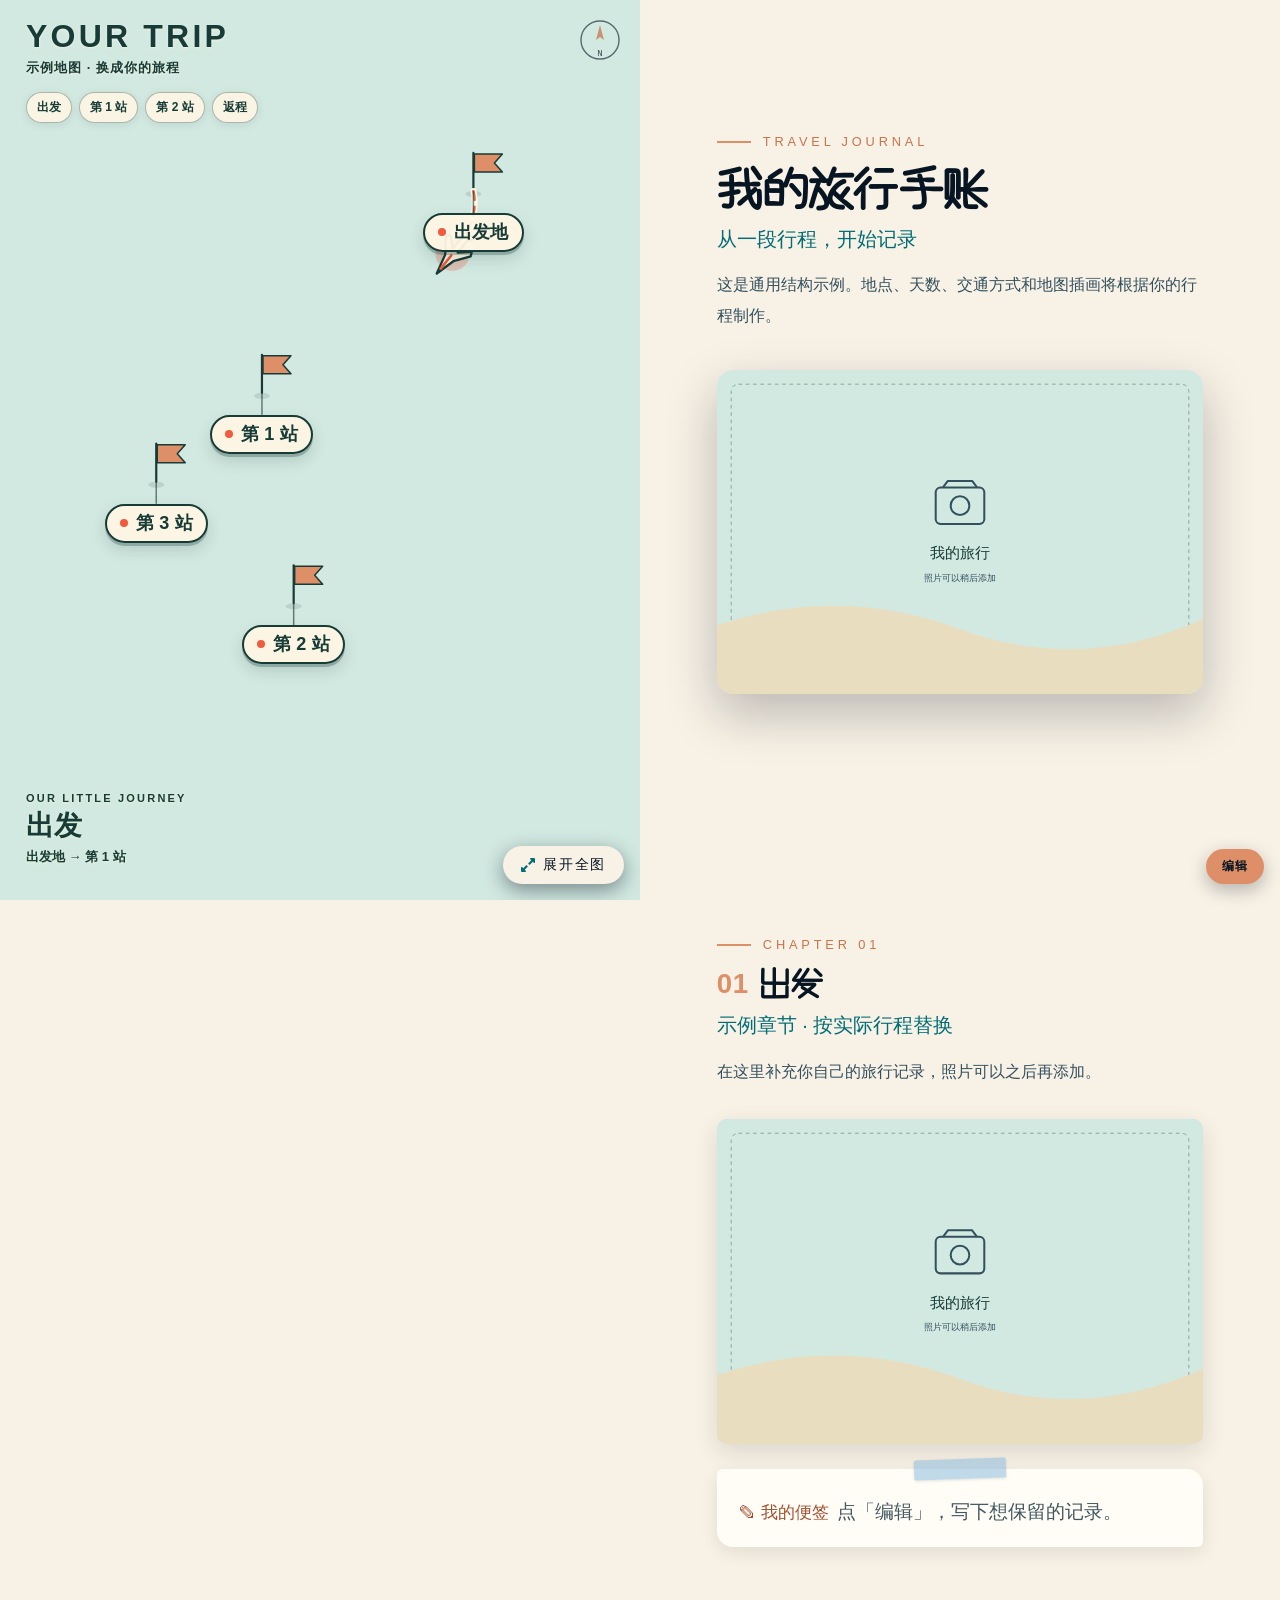
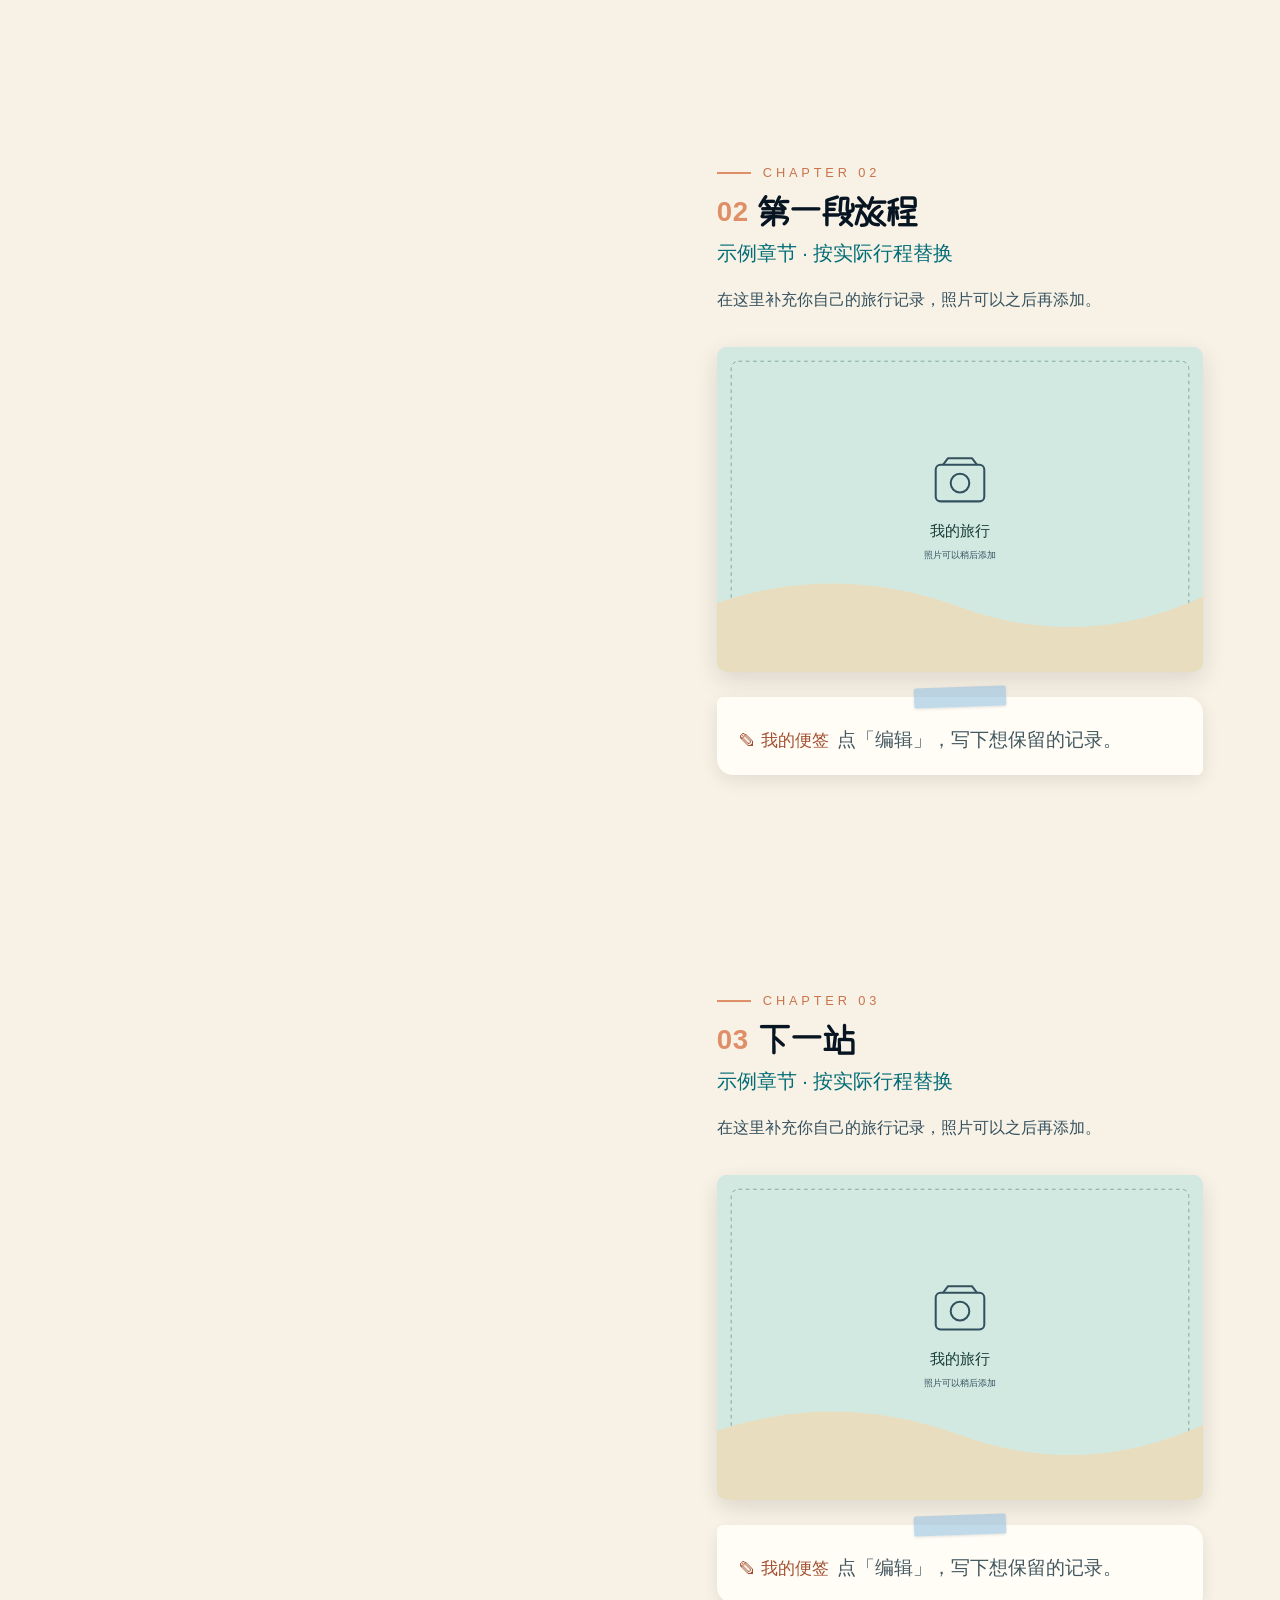
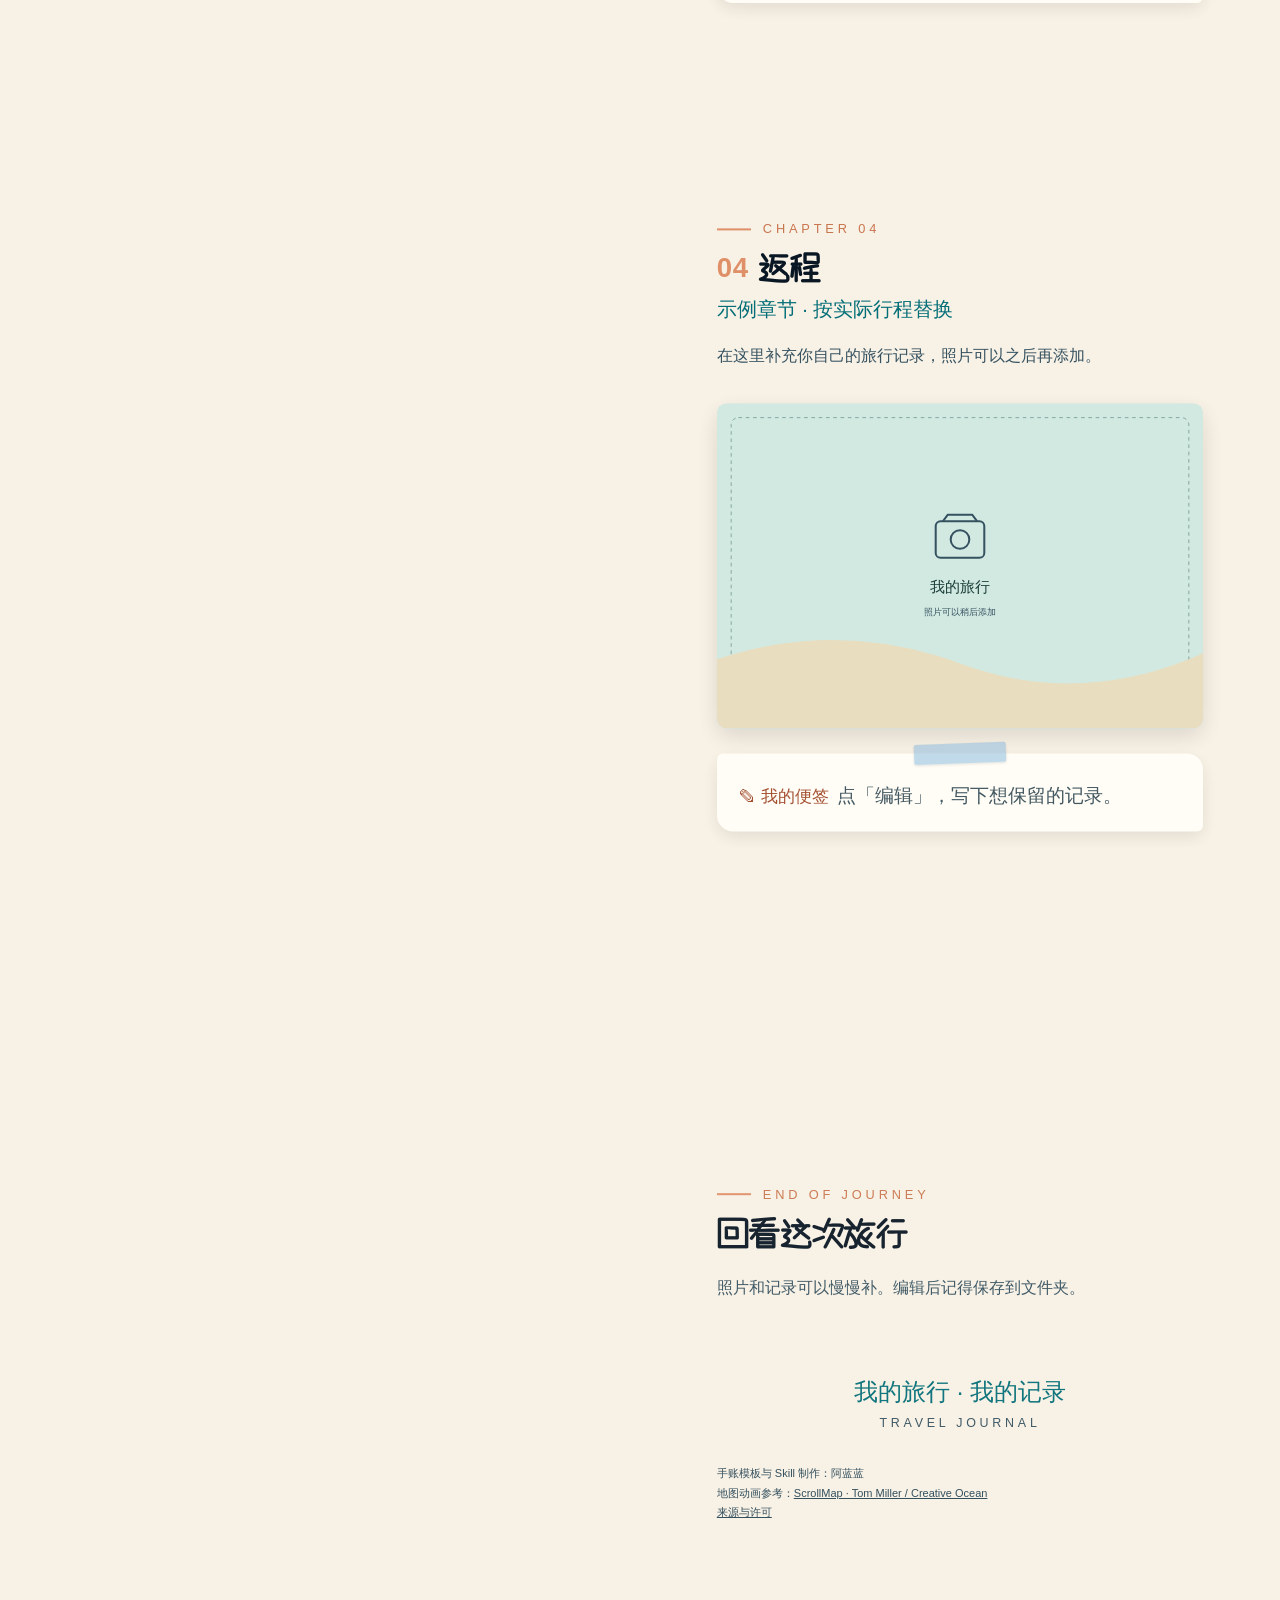
<file: assets/template/index.html>
<!DOCTYPE html>
<!-- 滚动地图旅行电子手账 · 通用模板；滚动地图灵感：Tom Miller / Creative Ocean，原作见 licenses/第三方说明.md -->
<html lang="zh-CN"><head>
<meta charset="UTF-8">
<meta name="viewport" content="width=device-width, initial-scale=1.0">
<title>我的电子旅行手帐 · 示例模板</title>
<style>
@font-face{font-family:"ZhaiZaiJia";src:url("fonts/ZhaiZaiJiaZiDongBi-2.ttf") format("truetype");font-display:swap}

:root{
  --ink:#071522;
  --ink-soft:#33505f;
  --paper:#F8F1E5;
  --paper-deep:#eee2cd;
  --coral:#DF8F68;
  --coral-deep:#c9744c;
  --lagoon:#006D77;
  --sea:#0a4854;
  --sea-deep:#071522;
  --sky:#84B8DF;
  --foam:#bfe8e2;
  --sand:#F8F1E5;
  --gold:#84B8DF;
}
*{margin:0;padding:0;box-sizing:border-box}
html{overscroll-behavior:none}
body{
  font-family:-apple-system,BlinkMacSystemFont,"PingFang SC","Microsoft YaHei",sans-serif;
  background:var(--paper);
  color:var(--ink);
  -webkit-font-smoothing:antialiased;
}

/* ============ layout ============ */
#journey{position:relative;width:100%;display:flex}
.map-wrap{
  position:sticky;left:0;top:0;
  width:50%;height:100vh;flex-shrink:0;
  z-index:10;
  overflow:hidden;
  background:var(--sea-deep);
}
.map-wrap svg.map{display:block;width:100%;height:100%}
.sample-link{display:block;margin-top:14px;color:var(--ink);font-size:12px;text-decoration:none;pointer-events:auto;letter-spacing:.04em}
.sample-link span{margin-left:8px;font-size:10px;opacity:.65;border-bottom:1px solid currentColor}
.map-caption{position:absolute;left:24px;bottom:26px;pointer-events:none;color:#173b43;text-shadow:0 1px 6px #c5e9e6;display:flex;flex-direction:column;gap:5px;z-index:20}
.map-caption .map-eyebrow{font-size:9px;letter-spacing:.2em}
.map-caption strong{font-family:-apple-system,BlinkMacSystemFont,"PingFang SC","Microsoft YaHei",sans-serif;font-size:24px}
.map-caption>span:not(.map-eyebrow){font-size:11px}
.map-caption small{font-size:9px;opacity:.65;margin-top:4px}
.map-wrap.is-expanded{position:fixed!important;inset:0!important;width:100vw!important;height:100dvh!important;max-width:none!important;transform:none!important;z-index:1000}
body.map-open .expand-map{display:none}
:focus-visible{outline:2px solid #173b43;outline-offset:5px}
#d1,#d2,#d3,#d4{scroll-margin-top:60px}
.map-nav{display:flex;gap:7px;margin-top:15px;pointer-events:auto}
.map-nav a{color:#28585a;text-decoration:none;font-size:11px;padding:6px 10px;border:1px solid #447f7b40;border-radius:20px;background:#e7f2de66;text-shadow:none}
.map-nav a:hover,.map-nav a[aria-current="true"]{background:#f8f1e5;color:#163d40}
.map-site-label{font-family:-apple-system,BlinkMacSystemFont,"PingFang SC","Microsoft YaHei",sans-serif;fill:#244f51;stroke:#d9ece3;stroke-width:2}
.info{
  position:relative;
  margin-left:0;
  width:50%;
  padding:0 6% 40vh;
}

/* ============ map decorations ============ */
.map-title{
  position:absolute;left:22px;top:20px;z-index:20;
  color:var(--ink);pointer-events:none;
  text-shadow:0 1px 0 rgba(248,241,229,.9),0 2px 10px rgba(0,70,75,.24);
}
.map-title .en{font-family:ui-monospace,SFMono-Regular,Menlo,Consolas,monospace;font-weight:700;font-size:1.3rem;letter-spacing:.28em}
.map-title .cn{font-family:ui-monospace,SFMono-Regular,Menlo,Consolas,monospace;font-size:.85rem;opacity:.85;margin-top:4px;letter-spacing:.1em}
.map-compass{position:absolute;right:18px;top:18px;z-index:20;width:44px;height:44px;opacity:.75;pointer-events:none}
.map-compass circle{stroke:var(--ink)}
.map-compass path{fill:var(--coral-deep)}
.map-compass text{fill:var(--ink)}

/* expand / close */
.expand-map{
  position:absolute;right:16px;bottom:16px;z-index:30;
  border:none;cursor:pointer;
  background:var(--paper);color:var(--ink);
  font-family:-apple-system,BlinkMacSystemFont,"PingFang SC","Microsoft YaHei",sans-serif;font-size:.85rem;letter-spacing:.12em;
  border-radius:999px;padding:10px 18px;
  box-shadow:0 6px 20px rgba(7,21,34,.45);
  display:flex;align-items:center;gap:8px;
  transition:transform .25s ease, background .25s ease;
}
.expand-map:hover{transform:translateY(-2px);background:#fff}
.expand-map svg{width:14px;height:14px;fill:var(--lagoon)}
.close-map{
  position:fixed;right:18px;bottom:18px;z-index:9999;
  width:52px;height:52px;border-radius:50%;
  border:none;cursor:pointer;opacity:0;visibility:hidden;
  background:var(--coral);box-shadow:0 8px 24px rgba(7,21,34,.5);
  display:flex;align-items:center;justify-content:center;
}
.close-map svg{width:20px;height:20px;fill:#fff}

/* ============ content ============ */
.day{min-height:92vh;display:flex;flex-direction:column;justify-content:center;padding:10vh 0}
/* chapters without photos: content-driven height, tighter gaps */
#d8,#d9,#d10{min-height:auto;padding-top:7vh;padding-bottom:7vh}
.day-inner{width:100%}

.kicker{
  display:flex;align-items:center;gap:12px;
  font-family:-apple-system,BlinkMacSystemFont,"PingFang SC","Microsoft YaHei",sans-serif;
  font-size:.8rem;letter-spacing:.3em;text-transform:uppercase;
  color:var(--coral-deep);margin-bottom:14px;
}
.kicker::before{content:"";width:34px;height:2px;background:var(--coral)}

h1,h2{font-family:"ZhaiZaiJia",-apple-system,BlinkMacSystemFont,"PingFang SC","Microsoft YaHei",sans-serif;line-height:1.3;letter-spacing:.02em}
h1{font-size:clamp(2.2rem,3.4vw,3.2rem);letter-spacing:.02em}
h2{font-size:clamp(1.6rem,2.4vw,2.2rem)}
h2 .num{
  font-family:-apple-system,BlinkMacSystemFont,"PingFang SC","Microsoft YaHei",sans-serif;font-size:.9em;
  color:var(--coral);margin-right:.35em;
}
.sub{font-family:-apple-system,BlinkMacSystemFont,"PingFang SC","Microsoft YaHei",sans-serif;font-size:1.25rem;color:var(--lagoon);margin-top:6px}

p{margin-top:1.1rem;line-height:1.95;font-size:.98rem;color:var(--ink-soft)}
p b,li b{color:var(--ink)}

.route-chips{display:flex;flex-wrap:wrap;gap:8px;margin-top:1.6rem}
.route-chips span{
  font-size:.78rem;padding:6px 12px;border-radius:999px;
  background:#fff;border:1px solid var(--paper-deep);
  box-shadow:0 2px 6px rgba(7,21,34,.06);
}
.route-chips span.arrow{background:none;border:none;box-shadow:none;color:var(--coral);padding:6px 2px}

.tip{
  margin-top:1.6rem;padding:16px 20px;
  background:#fff;border-left:4px solid var(--coral);
  border-radius:0 12px 12px 0;
  box-shadow:0 4px 16px rgba(7,21,34,.07);
  font-size:.9rem;line-height:1.85;color:var(--ink-soft);
}
.tip .tag{
  font-family:-apple-system,BlinkMacSystemFont,"PingFang SC","Microsoft YaHei",sans-serif;color:var(--coral-deep);
  font-size:1.05rem;margin-right:6px;
}
.tip.gold{border-left-color:var(--gold)}
.tip.gold .tag{color:#5b8fb9}

/* journal card: washi-taped note for personal entries */
.journal{
  margin-top:1.6rem;padding:24px 22px 16px;position:relative;
  background:#fffdf6;border-radius:6px 16px 6px 16px;
  box-shadow:0 6px 18px rgba(7,21,34,.09);
  font-family:-apple-system,BlinkMacSystemFont,"PingFang SC","Microsoft YaHei",sans-serif;
  font-size:1.18rem;line-height:2;color:var(--ink);
}
.journal::before{
  content:"";position:absolute;top:-10px;left:50%;
  transform:translateX(-50%) rotate(-2deg);
  width:92px;height:20px;border-radius:2px;
  background:rgba(132,184,223,.5);
  box-shadow:0 1px 3px rgba(7,21,34,.12);
}
.journal .j-tag{
  font-family:-apple-system,BlinkMacSystemFont,"PingFang SC","Microsoft YaHei",sans-serif;color:#a34e2f;
  font-size:1.08rem;margin-right:8px;
}
.journal.hint{color:#425760}

.plan{
  margin-top:1.6rem;padding:18px 22px;border-radius:14px;
  background:var(--ink);color:#dbe9f4;
  box-shadow:0 10px 26px rgba(7,21,34,.22);
}
.plan h4{
  font-family:-apple-system,BlinkMacSystemFont,"PingFang SC","Microsoft YaHei",sans-serif;font-size:.8rem;
  letter-spacing:.28em;color:var(--gold);margin-bottom:10px;
}
.plan ul{list-style:none}
.plan li{padding:7px 0;font-size:.9rem;line-height:1.7;border-bottom:1px dashed rgba(191,232,226,.18)}
.plan li:last-child{border-bottom:none}
.plan li b{color:#fff;font-weight:500;margin-right:.4em}

/* photo grid: landscape full-width, portrait 2–3 per row (grouped by JS) */
.shots{display:grid;grid-template-columns:repeat(6,1fr);gap:14px;margin-top:2rem}
.shot{margin:0;grid-column:span 2;position:relative}
.shot.span3{grid-column:span 3}
.shot.land{grid-column:1/-1}
.shot img{display:block;width:100%;height:auto;border-radius:10px;background:var(--foam);box-shadow:0 8px 24px rgba(7,21,34,.12)}
/* a text block placed between photos takes a full grid row */
.shots>p,.shots>.tip,.shots>.plan,.shots>.journal{grid-column:1/-1;margin-top:0}

/* cost table */
.cost{
  width:100%;margin-top:1.8rem;border-collapse:collapse;
  background:#fff;border-radius:14px;overflow:hidden;
  box-shadow:0 8px 24px rgba(7,21,34,.1);
  font-size:.88rem;
}
.cost th{
  text-align:left;background:var(--ink);color:var(--foam);
  font-weight:500;padding:11px 14px;letter-spacing:.06em;
}
.cost th:nth-child(2),.cost th:nth-child(3),
.cost td:nth-child(2),.cost td:nth-child(3){text-align:right}
.cost td{padding:10px 14px;border-bottom:1px solid var(--paper-deep);color:var(--ink-soft)}
.cost tr:last-child td{border-bottom:none}
.cost td:first-child{color:var(--ink);font-weight:500}
.itinerary th,.itinerary td{text-align:left!important;vertical-align:top}
.itinerary th:first-child,.itinerary td:first-child{white-space:nowrap;width:17%}
.itinerary th:nth-child(2){width:36%}

.end-sign{
  margin-top:8vh;text-align:center;
  font-family:-apple-system,BlinkMacSystemFont,"PingFang SC","Microsoft YaHei",sans-serif;font-size:1.5rem;color:var(--lagoon);
}
.end-sign small{display:block;margin-top:8px;font-family:-apple-system,BlinkMacSystemFont,"PingFang SC","Microsoft YaHei",sans-serif;font-size:.78rem;letter-spacing:.3em;color:var(--ink-soft)}

/* hero photo frame */
.hero-frame{
  margin-top:2.4rem;position:relative;
  border-radius:16px;overflow:hidden;
  box-shadow:0 20px 50px rgba(7,21,34,.25);
}
.hero-frame img{width:100%;display:block}
.hero-frame figcaption{
  position:absolute;left:0;right:0;bottom:0;
  padding:34px 20px 14px;color:#fff;
  font-family:-apple-system,BlinkMacSystemFont,"PingFang SC","Microsoft YaHei",sans-serif;font-size:1.1rem;
  background:linear-gradient(transparent,rgba(7,51,74,.75));
}

/* reveal */
.rv{opacity:0;transform:translateY(34px)}

/* ============ compact window ============ */
@media (max-width:860px){
  #journey{display:block}
  .map-wrap{width:100%;height:46vh}
  .info{margin-left:0;width:100%;padding-top:0}
  .map-title{left:16px;top:12px}.map-title .en{font-size:1rem}.map-title .cn{font-size:10px}
  .sample-link{margin-top:8px;font-size:10px}.sample-link span{font-size:9px}
  .map-caption{left:16px;bottom:14px;gap:3px}.map-caption strong{font-size:20px}
  .map-caption .map-eyebrow{display:none}.map-caption small{font-size:8px}
  .expand-map{right:12px;bottom:12px;font-size:10px;padding:9px 12px}
  #d2{scroll-margin-top:49vh}
  .day{min-height:auto;padding:9vh 0}
  .shot{grid-column:span 3}
}
</style>
</head>
<body class="">

<div id="journey">

  <!-- ================= MAP ================= -->
  <div class="map-wrap">
    <svg class="map" viewBox="0 0 1200 1600" preserveAspectRatio="xMidYMid slice">
<defs><linearGradient id="ocean" x1="0" y1="0" x2="1" y2="1"><stop stop-color="#d9eee7"/><stop offset="1" stop-color="#bce0db"/></linearGradient></defs>
      <rect width="1200" height="1600" fill="url(#ocean)"></rect>

      <g class="pov">
        <g class="pan">

          <rect class="ocean-plane ocean-base" x="-2400" y="-2400" width="6000" height="6400" fill="#d2e9e1"/>
<g class="map-landmarks"></g>
          <!-- ============ route legs ============ -->
<g fill="none" stroke-linecap="round" stroke-linejoin="round"><path class="route-leg-under" d="M 900 250 C 930 380, 680 520, 500 632"/><path class="route-leg leg-intl" d="M 900 250 C 930 380, 680 520, 500 632"/><path class="route-leg-under" d="M 500 632 C 510 780, 555 910, 560 1030"/><path class="route-leg leg-main" d="M 500 632 C 510 780, 555 910, 560 1030"/><path class="route-leg-under" d="M 560 1030 C 385 1020, 285 930, 300 800"/><path class="route-leg leg-main" d="M 560 1030 C 385 1020, 285 930, 300 800"/><path class="route-leg-under" d="M 300 800 C 240 545, 620 280, 900 250"/><path class="route-leg leg-intl" d="M 300 800 C 240 545, 620 280, 900 250"/></g>

          <!-- waypoint markers (pop on arrival) -->
          <g class="markers"></g>

          <!-- vessel -->
          <g id="vessel">
            <circle class="halo" r="15" fill="#DF8F68" opacity=".28"></circle>
            <g id="vessel-scale">
              <g id="icon-plane">
                <path d="M24 0 L5 5 L-9 15 L-13 13 L-4 3 L-18 3 L-24 7 L-26 5 L-22 0 L-26 -5 L-24 -7 L-18 -3 L-4 -3 L-13 -13 L-9 -15 L5 -5 Z" fill="#fff6e4" stroke="#173b36" stroke-width="2.2" stroke-linejoin="round"></path>
                <path d="M2 0 L18 0" stroke="#f05a3e" stroke-width="2.5" stroke-linecap="round"></path>
              </g>
              <g id="icon-boat">
                <path d="M-21 3 L21 3 L16 11 Q0 17 -16 11 Z" fill="#f05a3e" stroke="#fff6e4" stroke-width="2.4" stroke-linejoin="round"></path>
                <path d="M-7 3 L-5 -8 L9 -8 L12 3 Z" fill="#fff6e4" stroke="#173b36" stroke-width="2" stroke-linejoin="round"></path>
                <rect x="-1" y="-5" width="6" height="5" rx="1" fill="#5ab9bd"></rect>
                <path d="M-25 15 Q-18 12 -11 15 M12 15 Q19 12 26 15" fill="none" stroke="#fff6e4" stroke-width="1.8" stroke-linecap="round"></path>
              </g>
            </g>
          </g>

        </g>
      </g>
    </svg>

    <svg class="map-label-lines" aria-hidden="true"></svg>
    <div class="map-label-layer" aria-hidden="true"></div>

    <div class="map-title">
      <div class="en">YOUR TRIP</div>
      <div class="cn">示例地图 · 换成你的旅程</div>
      <nav class="map-nav" aria-label="地图章节"><a href="#d1" aria-current="false">出发</a><a href="#d2" aria-current="false">第 1 站</a><a href="#d3" aria-current="false">第 2 站</a><a href="#d4" aria-current="false">返程</a></nav>
    </div>
    <svg class="map-compass" viewBox="0 0 44 44">
      <circle cx="22" cy="22" r="19" fill="none" stroke="#bfe8e2" stroke-width="1.4" opacity=".8"></circle>
      <path d="M22 7 L26 22 L22 19 L18 22 Z" fill="#DF8F68"></path>
      <text x="22" y="38" text-anchor="middle" font-size="9" fill="#bfe8e2" font-family="ui-monospace,Menlo,monospace">N</text>
    </svg>

    <div class="map-caption"><span class="map-eyebrow">OUR LITTLE JOURNEY</span><strong id="map-chapter">从出发地，去看风景</strong><span id="map-detail">出发地 → 第 1 站</span><small id="trip-dates"></small></div>
    <button class="expand-map" aria-label="展开完整行程地图" aria-expanded="false">
      <svg viewBox="0 0 24 24"><path d="m11.39 15.18-4.97 4.97 1.76 1.66c.81.81.24 2.19-.91 2.19H1.28C.57 24 0 23.42 0 22.71v-6a1.28 1.28 0 0 1 2.19-.91l1.66 1.77 4.97-4.97a.86.86 0 0 1 1.21 0l1.36 1.36c.33.33.33.88 0 1.21Zm1.22-6.36 4.97-4.97-1.76-1.66A1.28 1.28 0 0 1 16.73 0h6c.71 0 1.28.58 1.28 1.29v6a1.28 1.28 0 0 1-2.19.91l-1.66-1.77-4.97 4.97a.86.86 0 0 1-1.21 0l-1.36-1.36a.86.86 0 0 1 0-1.21Z"></path></svg>
      展开全图
    </button>
  </div>

  <button class="close-map" aria-label="关闭全图，回到当前行程">
    <svg viewBox="0 0 24 24"><path d="M20.58.33a1.1 1.1 0 0 1 1.59 0l1.5 1.5c.44.44.44 1.15 0 1.59L19.59 7.5l1.83 1.83a1.13 1.13 0 0 1-.8 1.93h-6.75c-.62 0-1.12-.5-1.12-1.12V3.38a1.12 1.12 0 0 1 1.92-.8l1.83 1.83zM3.37 12.75h6.75c.62 0 1.12.5 1.12 1.12v6.75a1.12 1.12 0 0 1-1.92.8l-1.83-1.83-4.08 4.08c-.44.44-1.15.44-1.59 0l-1.5-1.5a1.1 1.1 0 0 1 0-1.59L4.4 16.5l-1.83-1.83a1.1 1.1 0 0 1-.24-1.23c.17-.42.58-.7 1.04-.7Z"></path></svg>
  </button>

  <!-- ================= CONTENT ================= -->
  <div class="info">
    <section class="day" id="hero"><div class="day-inner">
      <div class="kicker rv">TRAVEL JOURNAL</div>
      <h1 class="rv">我的旅行手账</h1>
      <div class="sub rv">从一段行程，开始记录</div>
      <p class="rv">这是通用结构示例。地点、天数、交通方式和地图插画将根据你的行程制作。</p>
      <figure class="hero-frame rv"><img src="assets/photo-placeholder.svg" alt="旅行照片占位图"></figure>
    </div></section>
    <section class="day" id="d1"><div class="day-inner">
      <div class="kicker rv">CHAPTER 01</div>
      <h2 class="rv"><span class="num">01</span>出发</h2>
      <div class="sub rv">示例章节 · 按实际行程替换</div>
      <p class="rv">在这里补充你自己的旅行记录，照片可以之后再添加。</p>
      <div class="shots"><figure class="shot rv"><img src="assets/photo-placeholder.svg" alt="等待添加旅行照片"></figure></div>
      <div class="journal rv hint"><span class="j-tag">✎ 我的便签</span>点「编辑」，写下想保留的记录。</div>
    </div></section>
    <section class="day" id="d2"><div class="day-inner">
      <div class="kicker rv">CHAPTER 02</div>
      <h2 class="rv"><span class="num">02</span>第一段旅程</h2>
      <div class="sub rv">示例章节 · 按实际行程替换</div>
      <p class="rv">在这里补充你自己的旅行记录，照片可以之后再添加。</p>
      <div class="shots"><figure class="shot rv"><img src="assets/photo-placeholder.svg" alt="等待添加旅行照片"></figure></div>
      <div class="journal rv hint"><span class="j-tag">✎ 我的便签</span>点「编辑」，写下想保留的记录。</div>
    </div></section>
    <section class="day" id="d3"><div class="day-inner">
      <div class="kicker rv">CHAPTER 03</div>
      <h2 class="rv"><span class="num">03</span>下一站</h2>
      <div class="sub rv">示例章节 · 按实际行程替换</div>
      <p class="rv">在这里补充你自己的旅行记录，照片可以之后再添加。</p>
      <div class="shots"><figure class="shot rv"><img src="assets/photo-placeholder.svg" alt="等待添加旅行照片"></figure></div>
      <div class="journal rv hint"><span class="j-tag">✎ 我的便签</span>点「编辑」，写下想保留的记录。</div>
    </div></section>
    <section class="day" id="d4"><div class="day-inner">
      <div class="kicker rv">CHAPTER 04</div>
      <h2 class="rv"><span class="num">04</span>返程</h2>
      <div class="sub rv">示例章节 · 按实际行程替换</div>
      <p class="rv">在这里补充你自己的旅行记录，照片可以之后再添加。</p>
      <div class="shots"><figure class="shot rv"><img src="assets/photo-placeholder.svg" alt="等待添加旅行照片"></figure></div>
      <div class="journal rv hint"><span class="j-tag">✎ 我的便签</span>点「编辑」，写下想保留的记录。</div>
    </div></section>
    <section class="day" id="end"><div class="day-inner">
      <div class="kicker rv">END OF JOURNEY</div><h2 class="rv">回看这次旅行</h2>
      <p class="rv">照片和记录可以慢慢补。编辑后记得保存到文件夹。</p>
      <div class="end-sign rv">我的旅行 · 我的记录<small>TRAVEL JOURNAL</small></div>
      <p class="template-credit" style="margin-top:36px;font-size:11px;line-height:1.8;color:var(--ink-soft)">手账模板与 Skill 制作：阿蓝蓝<br>地图动画参考：<a href="https://codepen.io/creativeocean/pen/myOVZYO" target="_blank" rel="noopener noreferrer" style="color:inherit">ScrollMap · Tom Miller / Creative Ocean</a><br><a href="licenses/第三方说明.md" style="color:inherit">来源与许可</a></p>
    </div></section>
  </div>
</div>

<style>
/* ============ svg map internals ============ */
.ocean-plane,.map-islands{pointer-events:none}
.island-art{pointer-events:none}
.ocean-base{fill:#a8d6ce}.ocean-texture{opacity:.43}
.atoll-label{font-family:ui-monospace,SFMono-Regular,Menlo,Consolas,monospace;font-size:22px;letter-spacing:.35em;fill:#173B43;opacity:.58}
.isle path{stroke:#173B43;stroke-width:2;stroke-linejoin:round}
.isl-label{font-family:ui-monospace,SFMono-Regular,Menlo,Consolas,monospace;font-size:24px;fill:#173B43;stroke:#e4f3e9;stroke-width:3;paint-order:stroke;stroke-linejoin:round}
.isl-label.big{font-size:29px}
.site-label{font-family:ui-monospace,SFMono-Regular,Menlo,Consolas,monospace;font-size:20px;fill:#335b60;stroke:#e4f3e9;stroke-width:2.5;paint-order:stroke;stroke-linejoin:round}
.route-leg{stroke:#e66c48;stroke-width:3}
.leg-intl{stroke:#F05A3E;stroke-width:2.5;stroke-dasharray:10 8}
.route-leg-under{stroke:#fff7e7;stroke-width:6;opacity:.85}
.halo{fill:#F05A3E;animation:halo 2.2s ease-out infinite;transform-origin:center;transform-box:fill-box}
#icon-boat path:first-child{fill:#F05A3E}
#icon-boat path:last-child{fill:none}
#icon-boat rect{stroke:#F05A3E}
.markers circle:not(.pulse){fill:#F05A3E}
.markers .pulse{fill:none;stroke:#F05A3E;animation:halo 2s ease-out infinite;transform-origin:center;transform-box:fill-box}
@keyframes halo{0%{transform:scale(.6);opacity:.5}70%{transform:scale(1.7);opacity:0}100%{transform:scale(1.7);opacity:0}}

/* Map visual system: screen-sized labels over one continuous illustrated map. */
.map-wrap{background:#5ab9bd}
.ocean-base{fill:#d2e9e1}
.map-title{left:26px;top:20px;color:#173b36;text-shadow:0 1px 3px #fff6e4aa}
.map-title .en{font-family:Impact,"Arial Black",sans-serif;font-size:32px;font-weight:900;line-height:1;letter-spacing:.1em}
.map-title .cn{font-family:-apple-system,BlinkMacSystemFont,"PingFang SC","Microsoft YaHei",sans-serif;font-size:13px;font-weight:700;letter-spacing:.08em;margin-top:7px;opacity:1}
.map-nav{flex-wrap:wrap;gap:7px;margin-top:15px}
.map-nav a{font-size:12px;font-weight:700;color:#173b36;padding:6px 10px;border:1px solid #173b3655;background:#fff6e4dd;box-shadow:0 2px 8px #173b361a}
.map-nav a:hover,.map-nav a[aria-current="true"]{background:#173b36;color:#fff6e4}
.map-caption{left:26px;bottom:25px;color:#173b36;text-shadow:0 1px 3px #e7f3dc;gap:5px}
.map-caption .map-eyebrow{font-size:11px;font-weight:700}
.map-caption strong{font-size:28px;line-height:1.2}
.map-caption>span:not(.map-eyebrow){font-size:13px;font-weight:600}
.map-caption small{font-size:11px;opacity:.8}
.map-label-lines,.map-label-layer{position:absolute;inset:0;width:100%;height:100%;pointer-events:none}
.map-label-lines{z-index:13;overflow:visible}.map-label-layer{z-index:14}
.map-label{position:absolute;left:0;top:0;box-sizing:border-box;white-space:nowrap;padding:5px 10px;background:#fff6e4f2;color:#173b36;border:1.5px solid #173b36;border-radius:999px;box-shadow:0 2px 0 #173b3638,0 5px 12px #173b3625;font-family:-apple-system,BlinkMacSystemFont,"PingFang SC","Microsoft YaHei",sans-serif;font-size:14px;font-weight:700;line-height:1.25;letter-spacing:.01em;will-change:transform}
.map-label.main{font-size:18px;padding:6px 13px;border-width:2px;box-shadow:0 3px 0 #173b3645,0 7px 15px #173b362b}
.map-label.main::before{content:"";display:inline-block;width:8px;height:8px;margin-right:8px;border-radius:50%;background:#f05a3e;vertical-align:2px}
.map-label.intl{background:#fff6e4dc}
@media (max-width:860px){
  .map-title{left:16px;top:12px}.map-title .en{font-size:25px}.map-title .cn{font-size:11px}
  .map-caption{left:16px;bottom:14px}.map-caption strong{font-size:22px}.map-caption small{font-size:9px}
  .map-label{font-size:12px}.map-label.main{font-size:15px}
}
</style>

<script>
window.TRIP_DRAFT_KEY='scroll-map-journal-neutral-v1:'+location.pathname;
try{const saved=localStorage.getItem(window.TRIP_DRAFT_KEY);if(saved)document.querySelector('.info').innerHTML=saved;}catch(e){}
</script>
<script src="vendor/gsap.min.js"></script>
<script src="vendor/ScrollTrigger.min.js"></script>
<script>
gsap.registerPlugin(ScrollTrigger);

/* The saved HTML keeps only this neutral SVG. Art, markers and labels are rebuilt once. */
window.__tripBaseMapSvg=document.querySelector('svg.map').cloneNode(true);
const MAP_PLACES=[{"id": "start", "name": "出发地", "kind": "main", "x": 900, "y": 250, "dx": 20, "dy": 15}, {"id": "first", "name": "第 1 站", "kind": "main", "x": 500, "y": 632, "dx": 20, "dy": 15}, {"id": "second", "name": "第 2 站", "kind": "main", "x": 560, "y": 1030, "dx": 20, "dy": 15}, {"id": "third", "name": "第 3 站", "kind": "main", "x": 300, "y": 800, "dx": -110, "dy": 15}];
const mapLandmarks=document.querySelector('.map-landmarks');
const flagEntries=MAP_PLACES.filter(place=>!place.art).map(place=>{
  const flag=document.createElementNS('http://www.w3.org/2000/svg','g');
  flag.setAttribute('class','map-flag');
  flag.innerHTML='<ellipse cx="0" cy="3" rx="8" ry="3" fill="#173b3620"/>'+
    '<path d="M0 0V-38" stroke="#173b36" stroke-width="2.2" stroke-linecap="round"/>'+
    '<path d="M1 -37H29L21 -28L29 -19H1Z" fill="#df8f68" stroke="#173b36" stroke-width="1.5" stroke-linejoin="round"/>';
  mapLandmarks.appendChild(flag);return {...place,flag};
});

MAP_PLACES.filter(place=>place.art).forEach(place=>{
  const [src,x,y,width,height]=place.art;
  const image=document.createElementNS('http://www.w3.org/2000/svg','image');
  Object.entries({href:src,x,y,width,height,preserveAspectRatio:'xMidYMid meet',class:'island-art'})
    .forEach(([key,value])=>image.setAttribute(key,String(value)));
  const title=document.createElementNS('http://www.w3.org/2000/svg','title');
  title.textContent=place.name;image.appendChild(title);mapLandmarks.appendChild(image);
});

/* ---------- waypoint markers ---------- */
const SVGNS = 'http://www.w3.org/2000/svg';
const markersG = document.querySelector('.markers');
// One arrival per simple route leg.
const waypoints = [{"x": 500, "y": 632, "leg": 0}, {"x": 560, "y": 1030, "leg": 1}, {"x": 300, "y": 800, "leg": 2}, {"x": 900, "y": 250, "leg": 3}];
waypoints.forEach(w => {
  const g = document.createElementNS(SVGNS, 'g');
  g.setAttribute('transform', `translate(${w.x} ${w.y})`);
  g.innerHTML = '<circle class="pulse" r="9" fill="none" stroke="#DF8F68" stroke-width="2"/>' +
                '<circle r="8" fill="#DF8F68" stroke="#fff" stroke-width="3"/>';
  markersG.appendChild(g);
  w.el = g;
});

/* project a point onto a leg → 0..1 fraction along its length */
function projectFrac(path, x, y){
  const L = path.getTotalLength();
  let best = 0, bd = Infinity;
  for (let i = 0; i <= 240; i++){
    const p = path.getPointAtLength(L * i / 240);
    const d = (p.x - x) ** 2 + (p.y - y) ** 2;
    if (d < bd){ bd = d; best = i / 240; }
  }
  return best;
}

/* ---------- camera: one origin, shared map coordinates ---------- */
const mapWrap = document.querySelector('.map-wrap');
const mapSvg = document.querySelector('svg.map');
const reducedMotion = window.matchMedia('(prefers-reduced-motion: reduce)').matches;
const camera = {x:600, y:800, zoom:1, follow:0};
const routeProgress = {leg:0, progress:0};
const povG = document.querySelector('.pov');
const panG = document.querySelector('.pan');
const vesselG = document.querySelector('#vessel');
let expanded = false;
let tl;
let activeSegment = -1;
let rootScale = 1;
const legs = gsap.utils.toArray('.route-leg');
const unders = gsap.utils.toArray('.route-leg-under');
// Keep untouched geometry in the live SVG; detached paths can report zero length.
const geometryGroup=document.createElementNS(SVGNS,'g');
geometryGroup.setAttribute('visibility','hidden');
geometryGroup.setAttribute('pointer-events','none');
panG.appendChild(geometryGroup);
const geometryPaths=legs.map(path=>{
  const geometry=path.cloneNode(false);
  geometry.removeAttribute('class');
  geometryGroup.appendChild(geometry);
  return geometry;
});
const fullRouteData=geometryPaths.map(path=>path.getAttribute('d'));
const routeLengths=geometryPaths.map(path=>path.getTotalLength());
const routeSamples=geometryPaths.map((path,i)=>{
  const count=Math.ceil(routeLengths[i]/3);
  return Array.from({length:count+1},(_,n)=>{
    const distance=n/count*routeLengths[i];
    const point=path.getPointAtLength(distance);
    return {distance,x:point.x,y:point.y};
  });
});
function drawRoutes(legIndex,progress,effective,all=false,head=null){
  legs.forEach((leg,i)=>{
    const fraction=all || i<legIndex ? 1 : i===legIndex ? progress : 0;
    const targets=[unders[i],leg];
    let data=fullRouteData[i];
    if(fraction>0 && fraction<1){
      const distance=routeLengths[i]*fraction;
      const end=head && i===legIndex ? head : geometryPaths[i].getPointAtLength(distance);
      const points=routeSamples[i].filter(point=>point.distance<distance);
      data=points.map((p,n)=>`${n?'L':'M'} ${p.x} ${p.y}`).join(' ')+` L ${end.x} ${end.y}`;
    }
    targets.forEach(path=>{
      path.style.visibility=fraction>0?'visible':'hidden';
      const under=path.classList.contains('route-leg-under');
      path.style.stroke=under?'#fff7e7':'#e66c48';
      path.style.opacity=all?'1':i===legIndex?'1':'.25';
      path.style.strokeDasharray=(!under && (i===0 || i===legs.length-1)) ? `${9/effective} ${7/effective}` : 'none';
      path.style.strokeDashoffset='0';
      path.style.strokeWidth=String((under?6:(i===0 || i===legs.length-1 ? 2.5:3.2))/effective);
      if(path.getAttribute('d')!==data)path.setAttribute('d',data);
    });
  });
}

/* Place names live in a screen-space layer so camera zoom never shrinks the type. */
const labelLayer=document.querySelector('.map-label-layer');
const labelLines=document.querySelector('.map-label-lines');
const labelEntries=MAP_PLACES.map(place=>{
  const node=document.createElement('span');
  node.className='map-label '+place.kind;
  node.textContent=place.name;
  labelLayer.appendChild(node);
  const line=document.createElementNS(SVGNS,'line');
  line.setAttribute('stroke','#173b36');
  line.setAttribute('stroke-width','1.5');
  line.setAttribute('opacity','.62');
  labelLines.appendChild(line);
  return {...place,node,line};
});
function overlapArea(a,b){
  return Math.max(0,Math.min(a.x+a.w,b.x+b.w)-Math.max(a.x,b.x))*
         Math.max(0,Math.min(a.y+a.h,b.y+b.h)-Math.max(a.y,b.y));
}
function renderLabels(){
  const matrix=panG.getScreenCTM();
  if(!matrix)return;
  const effective=Math.hypot(matrix.a,matrix.b);
  flagEntries.forEach(place=>place.flag.setAttribute('transform',`translate(${place.x} ${place.y}) scale(${1/effective})`));
  const wrap=mapWrap.getBoundingClientRect();
  const w=wrap.width,h=wrap.height;
  labelLines.setAttribute('viewBox',`0 0 ${w} ${h}`);
  const reserved=['.map-title','.map-caption','.expand-map','.close-map']
    .map(selector=>document.querySelector(selector))
    .filter(el=>el && getComputedStyle(el).visibility!=='hidden' && getComputedStyle(el).display!=='none')
    .map(el=>{
      const r=el.getBoundingClientRect();
      return {x:r.left-wrap.left-7,y:r.top-wrap.top-7,w:r.width+14,h:r.height+14};
    });
  const occupied=[...reserved];
  const mainArtRects=MAP_PLACES.map(place=>{
    const px=matrix.a*place.x+matrix.c*place.y+matrix.e-wrap.left;
    const py=matrix.b*place.x+matrix.d*place.y+matrix.f-wrap.top;
    if(place.art){
      const [,ax,ay,aw,ah]=place.art;
      return {x:matrix.a*ax+matrix.c*ay+matrix.e-wrap.left,
        y:matrix.b*ax+matrix.d*ay+matrix.f-wrap.top,
        w:aw*effective,h:ah*effective};
    }
    return {x:px-4,y:py-42,w:38,h:48};
  });
  labelEntries.forEach(place=>{
    const px=matrix.a*place.x+matrix.c*place.y+matrix.e-wrap.left;
    const py=matrix.b*place.x+matrix.d*place.y+matrix.f-wrap.top;
    let artVisible=false;
    let artRect=null;
    if(place.art){
      const [,ax,ay,aw,ah]=place.art;
      const x1=matrix.a*ax+matrix.c*ay+matrix.e-wrap.left;
      const y1=matrix.b*ax+matrix.d*ay+matrix.f-wrap.top;
      const x2=matrix.a*(ax+aw)+matrix.c*(ay+ah)+matrix.e-wrap.left;
      const y2=matrix.b*(ax+aw)+matrix.d*(ay+ah)+matrix.f-wrap.top;
      artRect={x:Math.min(x1,x2),y:Math.min(y1,y2),w:Math.abs(x2-x1),h:Math.abs(y2-y1)};
      artVisible=Math.max(x1,x2)>0 && Math.min(x1,x2)<w && Math.max(y1,y2)>0 && Math.min(y1,y2)<h;
    }
    if(!artVisible && (px < -65 || px > w+65 || py < -65 || py > h+65)){
      place.node.style.visibility='hidden';place.line.style.display='none';return;
    }
    place.node.style.visibility='visible';
    const width=place.node.offsetWidth,height=place.node.offsetHeight;
    const options=[
      [place.dx,place.dy],[14,-height-15],[-width-14,-height-15],
      [14,15],[-width-14,15],[-width/2,-height-22],[-width/2,22]
    ];
    for(const radius of [45,90,140,190]){
      options.push([radius,-height/2],[-width-radius,-height/2],[-width/2,radius],[-width/2,-height-radius]);
    }
    let best=null,bestScore=Infinity;
    if(!best)options.forEach(([dx,dy],rank)=>{
      const x=Math.max(10,Math.min(w-width-10,px+dx));
      const y=Math.max(10,Math.min(h-height-10,py+dy));
      const rect={x,y,w:width,h:height};
      const overlap=occupied.reduce((sum,other)=>sum+overlapArea(rect,other),0);
      const artOverlap=mainArtRects.reduce((sum,other)=>sum+overlapArea(rect,other),0);
      const distance=Math.hypot(x+width/2-px,y+height/2-py);
      const score=overlap*10+artOverlap*1.5+distance*.15+rank*.05;
      if(score<bestScore){bestScore=score;best=rect;}
    });
    occupied.push({...best,x:best.x-3,y:best.y-3,w:best.w+6,h:best.h+6});
    place.node.style.transform=`translate(${Math.round(best.x)}px,${Math.round(best.y)}px)`;
    const endX=Math.max(best.x,Math.min(px,best.x+width));
    const endY=Math.max(best.y,Math.min(py,best.y+height));
    const length=Math.hypot(endX-px,endY-py);
    place.line.style.display=length>15?'':'none';
    place.line.setAttribute('x1',px);place.line.setAttribute('y1',py);
    place.line.setAttribute('x2',endX);place.line.setAttribute('y2',endY);
  });
}

const chapterTitle = document.getElementById('map-chapter');
const chapterDetail = document.getElementById('map-detail');
const segments = [
  {
    "ids": [
      "#hero",
      "#d1"
    ],
    "leg": 0,
    "focus": {
      "x": 560,
      "y": 610,
      "zoom": 1.5,
      "follow": 0.35
    },
    "icon": "plane",
    "title": "出发",
    "detail": "出发地 → 第 1 站"
  },
  {
    "ids": [
      "#d2"
    ],
    "leg": 1,
    "zoom": 1.6,
    "icon": "boat",
    "title": "第一段旅程",
    "detail": "第 1 站 → 第 2 站"
  },
  {
    "ids": [
      "#d3"
    ],
    "leg": 2,
    "zoom": 1.6,
    "icon": "boat",
    "title": "下一站",
    "detail": "第 2 站 → 第 3 站"
  },
  {
    "ids": [
      "#d4"
    ],
    "leg": 3,
    "focus": {
      "x": 600,
      "y": 590,
      "zoom": 1.2,
      "follow": 0.3
    },
    "icon": "plane",
    "title": "返程",
    "detail": "第 3 站 → 出发地"
  },
  {
    "ids": [
      "#end"
    ],
    "overview": true,
    "title": "回看这次旅行",
    "detail": "地点与路线均为示例"
  }
];

function fitZoom(width, height, padding=160){
  return Math.min((mapWrap.clientWidth-90)/width, (mapWrap.clientHeight-padding)/height) / rootScale;
}
function renderCamera(){
  if (expanded) return;
  const time=tl ? tl.time() : 0;
  const index=segments.reduce((n,seg,i)=>time>=seg.start ? i : n,0);
  const seg=segments[index];
  const displayLeg=seg.leg ?? Math.round(routeProgress.leg);
  const displayProgress=displayLeg===Math.round(routeProgress.leg)?routeProgress.progress:0;
  const path=geometryPaths[displayLeg];
  const length=routeLengths[displayLeg];
  const distance=displayProgress*length;
  const point=path.getPointAtLength(distance);
  const before=path.getPointAtLength(Math.max(0,distance-1));
  const after=path.getPointAtLength(Math.min(length,distance+1));
  const angle=Math.atan2(after.y-before.y,after.x-before.x)*180/Math.PI;
  const vesselX=point.x, vesselY=point.y;
  vesselG.setAttribute('transform',`translate(${vesselX} ${vesselY}) rotate(${angle})`);
  const x = camera.x*(1-camera.follow) + vesselX*camera.follow;
  const y = camera.y*(1-camera.follow) + vesselY*camera.follow;
  povG.setAttribute('transform',`translate(600 800) scale(${camera.zoom})`);
  panG.setAttribute('transform',`translate(${-x} ${-y})`);
  const effective = rootScale*camera.zoom;
  drawRoutes(displayLeg,displayProgress,effective,!!seg.overview,point);
  vesselG.style.visibility=seg.overview?'hidden':'visible';
  waypoints.forEach(w=>{w.el.querySelectorAll('circle').forEach(c=>{c.setAttribute('r',String((c.classList.contains('pulse')?11:7)/effective));c.setAttribute('stroke-width',String(2.4/effective));});});
  renderLabels();
  document.querySelector('#vessel-scale').setAttribute('transform',`scale(${1.05/effective})`);
  vesselG.querySelector('.halo').setAttribute('r',String(17/effective));
}


function updateMapChapter(index,overview=false){
  // All landmarks stay in one fixed coordinate system throughout the journey.
  document.querySelectorAll('.map-nav a').forEach(a=>a.setAttribute('aria-current',String(!overview && a.getAttribute('href')===segments[index].ids[0])));
}

function syncChapterFromContent(){
  if(expanded)return;
  const threshold=Math.min(window.innerHeight*.42,360);
  let current=0;
  segments.forEach((seg,index)=>{
    const section=document.querySelector(seg.ids[0]);
    if(section && section.getBoundingClientRect().top<=threshold)current=index;
  });
  if(current===activeSegment)return;
  activeSegment=current;
  chapterTitle.textContent=segments[current].title;
  chapterDetail.textContent=segments[current].detail;
  updateMapChapter(current);
}

/* ---------- photo grid: landscape full row, portraits 2–3 per row ---------- */
function layoutShots(){
  document.querySelectorAll('.shots').forEach(box=>{
    let run=[];
    const flush=()=>{
      run.forEach(f=>f.classList.toggle('span3',run.length===2));
      run=[];
    };
    /* iterate direct children so a text block placed between photos breaks a portrait run */
    [...box.children].forEach(f=>{
      if(!f.classList||!f.classList.contains('shot')){flush();return;}
      const img=f.querySelector('img');
      const land=img && img.naturalWidth>0 && img.naturalWidth>=img.naturalHeight;
      f.classList.toggle('land',!!land);
      if(land){flush();}else{run.push(f);}
    });
    flush();
  });
}

function buildTimeline(){
  if(tl){tl.scrollTrigger.kill();tl.kill();}
  rootScale=Math.max(mapWrap.clientWidth/1200,mapWrap.clientHeight/1600);
  povG.setAttribute('transform','translate(600 800)');
  panG.setAttribute('transform','translate(0 0)');
  // At scroll position zero, fit the entire illustrated map in the half-screen panel.
  // The first segment zooms toward the user's first destination while scrolling.
  gsap.set(camera,{x:600,y:800,zoom:fitZoom(1200,1600,80),follow:0});
  gsap.set(routeProgress,{leg:0,progress:0});
  gsap.set('#icon-plane',{autoAlpha:1});
  gsap.set('#icon-boat',{autoAlpha:0});
  drawRoutes(0,0,rootScale*camera.zoom);
  gsap.set(waypoints.map(w=>w.el),{autoAlpha:0,scale:0,transformOrigin:'50% 50%'});
  activeSegment=-1;
  const journey=document.getElementById('journey');
  const scrollDist=journey.offsetHeight-window.innerHeight;
  const journeyTop=journey.getBoundingClientRect().top+window.scrollY;
  const lead=window.innerWidth<=860 ? mapWrap.clientHeight+24 : 60;
  segments.forEach((seg,i)=>{
    seg.start=i===0 ? 0 : Math.max(0,Math.min(scrollDist,Math.floor(document.querySelector(seg.ids[0]).getBoundingClientRect().top+window.scrollY-journeyTop-lead))); 
  });
  tl=gsap.timeline({scrollTrigger:{trigger:journey,start:'top top',end:'bottom bottom',scrub:reducedMotion?true:.65},onUpdate:renderCamera});
  segments.forEach((seg,index)=>{
    const start=seg.start;
    const dur=Math.max(.5,(segments[index+1]?.start ?? scrollDist)-start);
    if(seg.focus){
      tl.to(camera,{x:seg.focus.x,y:seg.focus.y,follow:seg.focus.follow ?? 0,zoom:seg.focus.zoom,duration:dur*.8,ease:'sine.inOut'},start);
    }else if(seg.overview){
      tl.to(camera,{x:610,y:780,follow:0,zoom:fitZoom(1130,1510),duration:dur*.6,ease:'sine.inOut'},start);
    }else{
      tl.to(camera,{follow:1,zoom:seg.zoom,duration:dur*.35,ease:'sine.inOut'},start);
    }
    if(seg.icon){
      tl.set('#icon-plane',{autoAlpha:seg.icon==='plane'?1:0},start);
      tl.set('#icon-boat',{autoAlpha:seg.icon==='boat'?1:0},start);
    }
    if(seg.pause || seg.overview) return;
    const leg=geometryPaths[seg.leg];
    const depart=start;
    const travel=dur;
    tl.fromTo(routeProgress,{leg:seg.leg,progress:0},{leg:seg.leg,progress:1,duration:travel,ease:'none',immediateRender:false},depart);
    waypoints.filter(w=>w.leg===seg.leg).forEach(w=>{
      tl.to(w.el,{autoAlpha:1,scale:1,duration:Math.min(28,dur*.025),ease:'back.out(1.7)'},depart+projectFrac(leg,w.x,w.y)*travel*.98);
    });
  });
  tl.set({}, {},scrollDist);
  tl.scrollTrigger.refresh();
  tl.progress(tl.scrollTrigger.progress);
  renderCamera();
  syncChapterFromContent();
}

/* ---------- overview is a camera mode, not a jump in the story ---------- */
const expandMapBtn=document.querySelector('.expand-map');
const closeMapBtn=document.querySelector('.close-map');
function showOverview(){
  expanded=true;
  mapWrap.classList.add('is-expanded');
  document.body.classList.add('map-open');
  document.body.style.overflow='hidden';
  mapSvg.setAttribute('preserveAspectRatio','xMidYMid meet');
  const scale=Math.min(mapWrap.clientWidth/1200,mapWrap.clientHeight/1600);
  const zoom=Math.min((mapWrap.clientWidth-140)/1150,(mapWrap.clientHeight-160)/1500)/scale;
  povG.setAttribute('transform',`translate(600 800) scale(${zoom})`);
  panG.setAttribute('transform','translate(-610 -780)');
  drawRoutes(legs.length-1,1,scale*zoom,true);
  updateMapChapter(segments.length-1,true);
  gsap.set(waypoints.map(w=>w.el),{autoAlpha:1,scale:1});
  waypoints.forEach(w=>w.el.querySelectorAll('circle').forEach(c=>{
    c.setAttribute('r',String((c.classList.contains('pulse')?11:7)/(scale*zoom)));
    c.setAttribute('stroke-width',String(2.4/(scale*zoom)));
  }));
  requestAnimationFrame(renderLabels);
  gsap.set('#vessel',{autoAlpha:0});
  gsap.set(closeMapBtn,{autoAlpha:1});
  expandMapBtn.setAttribute('aria-expanded','true');
  chapterTitle.textContent='示例旅行地图';
  chapterDetail.textContent='出发地 · 第 1 站 · 第 2 站 · 第 3 站';
  closeMapBtn.focus();
}
function closeOverview(){
  if(!expanded)return;
  expanded=false;
  mapWrap.classList.remove('is-expanded');
  document.body.classList.remove('map-open');
  document.body.style.overflow='';
  mapSvg.setAttribute('preserveAspectRatio','xMidYMid slice');
  gsap.set(closeMapBtn,{autoAlpha:0});
  gsap.set('#vessel',{autoAlpha:1});
  expandMapBtn.setAttribute('aria-expanded','false');
  buildTimeline();
  syncChapterFromContent();
  expandMapBtn.focus({preventScroll:true});
}
document.querySelectorAll('.map-nav a').forEach(a=>a.addEventListener('click',()=>{if(expanded)closeOverview();}));
expandMapBtn.addEventListener('click',showOverview);
closeMapBtn.addEventListener('click',closeOverview);
window.addEventListener('keydown',e=>{if(e.key==='Escape')closeOverview();});
window.addEventListener('scroll',syncChapterFromContent,{passive:true});
let resizeTimer;
window.addEventListener('resize',()=>{
  clearTimeout(resizeTimer);
  resizeTimer=setTimeout(()=>{if(expanded)showOverview();else buildTimeline();},200);
});
window.addEventListener('load',()=>{layoutShots();if(!expanded)buildTimeline();});
if(document.fonts?.ready)document.fonts.ready.then(()=>{if(!expanded)buildTimeline();});
buildTimeline();

/* ---------- content reveal ---------- */
gsap.utils.toArray('.rv').forEach(el=>{
  gsap.to(el,{opacity:1,y:0,duration:reducedMotion?0:.9,ease:'power3.out',scrollTrigger:{trigger:el,start:'top 88%'}});
});
if(reducedMotion){document.querySelectorAll('.halo,.pulse').forEach(el=>el.style.animation='none');}

</script>

<style>
/* ============ inline editor ============ */
#editor-bar{position:fixed;right:16px;bottom:16px;z-index:10000;display:flex;gap:8px}
#editor-bar button{
  font-family:ui-monospace,SFMono-Regular,Menlo,Consolas,monospace;font-size:12px;letter-spacing:.08em;
  border:none;border-radius:999px;padding:9px 16px;cursor:pointer;
  background:#071522;color:#F8F1E5;box-shadow:0 6px 18px rgba(7,21,34,.28);
}
#editor-bar button[data-act=toggle]{background:#DF8F68;color:#071522;font-weight:700}
body.map-open #editor-bar{display:none}
#editor-hint{position:absolute;right:0;bottom:calc(100% + 10px);width:300px;padding:10px 12px;border-radius:10px;background:#fff6e4;color:#33505f;box-shadow:0 3px 15px #173b3620;font-size:12px;line-height:1.6}
.hero-frame{position:relative}
body.editing .ed-text{outline:1.5px dashed rgba(223,143,104,.85);outline-offset:3px;border-radius:2px;cursor:text}
.shot-tools{position:absolute;top:8px;right:8px;display:none;gap:6px;z-index:6}
body.editing .shot-tools{display:flex}
.shot-tools button{border:none;border-radius:8px;padding:5px 10px;font-size:11px;cursor:pointer;background:rgba(7,21,34,.82);color:#fff}
.shot-tools button[data-op=del]{background:rgba(196,58,40,.92)}
.add-shot{display:none;grid-column:1/-1;border:1.5px dashed rgba(7,21,34,.35);border-radius:10px;background:none;padding:14px;font-size:13px;color:#33586b;cursor:pointer}
body.editing .add-shot{display:block}
.add-journal{display:none;width:100%;margin-top:1.6rem;border:1.5px dashed rgba(7,21,34,.35);border-radius:10px;background:none;padding:14px;font-size:13px;color:#33586b;cursor:pointer}
body.editing .add-journal{display:block}
.block-tools{position:absolute;top:-12px;left:0;display:none;gap:4px;z-index:7}
body.editing .block-tools{display:flex}
.block-tools button{border:none;border-radius:8px;padding:4px 10px;font-size:13px;line-height:1.2;cursor:pointer;background:rgba(0,109,119,.92);color:#fff;box-shadow:0 2px 8px rgba(7,21,34,.25)}
.block-tools button[data-op=drag]{cursor:grab}
.block-tools button[data-op=drag]:active{cursor:grabbing}
.block-tools button[data-op=del]{background:rgba(196,58,40,.92)}
.block-tools button:disabled{opacity:.3;cursor:default}
body.editing .dragging-block{opacity:.45}
body.editing .drop-before::after,body.editing .drop-after::after{content:"";position:absolute;left:0;right:0;height:4px;background:var(--coral-deep);z-index:8;pointer-events:none;border-radius:4px}
body.editing .drop-before::after{top:-8px}
body.editing .drop-after::after{bottom:-8px}
body.editing .shots>.shot:not(.land).drop-before::after{top:0;bottom:0;left:-8px;right:auto;width:4px;height:auto}
body.editing .shots>.shot:not(.land).drop-after::after{top:0;bottom:0;left:auto;right:-8px;width:4px;height:auto}
body.editing .day-inner>p,body.editing .day-inner>.tip,body.editing .day-inner>.plan,
body.editing .day-inner>.shots,body.editing .day-inner>.route-chips,
body.editing .day-inner>figure,body.editing .day-inner>table,
body.editing .shots>p,body.editing .shots>.tip,
body.editing .add-shot,body.editing .add-journal{position:relative}
#picker{position:fixed;inset:0;z-index:10002;background:rgba(7,21,34,.6);display:flex;align-items:center;justify-content:center;padding:24px}
#picker .panel{background:#F8F1E5;border-radius:16px;max-width:760px;width:100%;max-height:82vh;overflow:auto;padding:22px}
#picker h3{margin:0 0 4px;font-size:1.05rem;color:#071522}
#picker .hint{font-size:12px;color:#5a6b74;margin-bottom:14px}
#picker .grid{display:grid;grid-template-columns:repeat(4,1fr);gap:10px}
#picker .cell{border:2px solid transparent;border-radius:10px;overflow:hidden;cursor:pointer;padding:0;background:none}
#picker .cell:hover{border-color:#DF8F68}
#picker .cell img{width:100%;height:110px;object-fit:cover;display:block}
#picker .file-btn{margin-bottom:14px;border:none;border-radius:999px;padding:9px 18px;font-size:13px;cursor:pointer;background:#006D77;color:#F8F1E5}
#picker .close{float:right;border:none;background:none;font-size:22px;cursor:pointer;color:#071522}
.ed-toast{position:fixed;left:50%;bottom:24px;transform:translateX(-50%);z-index:10003;background:#071522;color:#F8F1E5;padding:10px 18px;border-radius:999px;font-size:13px;box-shadow:0 8px 24px rgba(7,21,34,.35)}
</style>
<script>
/* ============ inline editor: edit text, add/replace/remove photos, save ============ */
(function(){
  const LS_KEY=window.TRIP_DRAFT_KEY;
  const info=document.querySelector('.info');
  if(!info)return;
  const TEXT_SEL='h1,h2,h3,h4,p,li,td,th,figcaption,.kicker,.sub,.tip,.journal,.end-sign';
  /* Fallback list when photos/ cannot be listed (e.g. opened via file://).
     Only user photos; placeholder and map art assets are excluded. */
  const FALLBACK=[];
  let editing=false, target=null, picker=null;

  const bar=document.createElement('div');
  bar.id='editor-bar';
  bar.innerHTML='<button type="button" data-act="toggle">编辑</button>'+
    '<button type="button" data-act="save" hidden>保存</button>'+
    '<button type="button" data-act="reset" hidden>重置</button>'+
    '<span id="editor-hint" hidden>“完成”只退出编辑；“保存”导出文件后请放回项目文件夹。</span>';
  document.body.appendChild(bar);

  function toast(msg){
    document.querySelectorAll('.ed-toast').forEach(t=>t.remove());
    const t=document.createElement('div');t.className='ed-toast';t.textContent=msg;
    document.body.appendChild(t);setTimeout(()=>t.remove(),2800);
  }

  let saveTimer;
  function autosave(immediate=false){
    clearTimeout(saveTimer);
    const write=()=>{try{localStorage.setItem(LS_KEY,info.innerHTML);}catch(e){}};
    if(immediate)write();
    else saveTimer=setTimeout(write,400);
  }
  info.addEventListener('input',e=>{
    if(!editing)return;
    /* 占位框一开始写就去掉提示色 */
    if(e.target&&e.target.classList&&e.target.classList.contains('journal'))e.target.classList.remove('hint');
    autosave();
  });
  info.addEventListener('paste',e=>{
    if(!editing)return;
    e.preventDefault();
    document.execCommand('insertText',false,(e.clipboardData||window.clipboardData).getData('text/plain'));
  });

  function refreshScroll(){
    if(typeof buildTimeline==='function')buildTimeline();
    if(window.ScrollTrigger)ScrollTrigger.refresh();
  }

  function undecorate(){
    info.querySelectorAll('[contenteditable]').forEach(el=>el.removeAttribute('contenteditable'));
    info.querySelectorAll('.ed-text').forEach(el=>el.classList.remove('ed-text'));
    info.querySelectorAll('.shot-tools,.add-shot,.add-journal,.block-tools').forEach(el=>el.remove());
    info.querySelectorAll('.dragging-block,.drop-before,.drop-after').forEach(el=>el.classList.remove('dragging-block','drop-before','drop-after'));
  }
  /* Movable blocks: direct children of a chapter's .day-inner. The chapter header
     (kicker / h1|h2 / sub) is not in this list, so blocks can never move above the
     title, and moves are always scoped to the block's own chapter.
     Text blocks (p / .tip) can additionally move INTO a .shots grid and weave
     between individual photos; other blocks only swap as whole units. */
  const BLOCK_SEL='p,.tip,.journal,.plan,.shots,.route-chips,figure,table,.end-sign';
  const TEXT_BLOCK_SEL='p,.tip,.journal';
  function movableBlocks(inner){
    return [...inner.children].filter(el=>el.matches(BLOCK_SEL));
  }
  /* sibling inside a .shots box that a text block can hop over (photo or another text block) */
  function boxSibling(block,dir){
    const s=dir<0?block.previousElementSibling:block.nextElementSibling;
    return s && (s.matches('.shot')||s.matches(TEXT_BLOCK_SEL)) ? s : null;
  }
  function canMove(block,dir){
    const box=block.parentElement;
    if(box.classList.contains('shots')){
      if(boxSibling(block,dir))return true;
      return true; /* no more photos on this side → step out of the grid */
    }
    const blocks=movableBlocks(box); /* box === .day-inner here */
    const j=blocks.indexOf(block)+dir;
    if(j<0||j>=blocks.length)return false;
    const other=blocks[j];
    if(other.classList.contains('shots'))return block.matches(TEXT_BLOCK_SEL);
    return true;
  }
  function refreshMoveButtons(inner){
    inner.querySelectorAll('.block-tools').forEach(t=>{
      const block=t.parentElement;
      t.querySelector('[data-op=up]').disabled=!canMove(block,-1);
      t.querySelector('[data-op=down]').disabled=!canMove(block,1);
    });
  }
  function moveBlock(block,dir){
    const inner=block.closest('.day-inner');
    const box=block.parentElement;
    if(box.classList.contains('shots')){
      const sib=boxSibling(block,dir);
      if(sib){
        if(dir<0)box.insertBefore(block,sib);
        else box.insertBefore(block,sib.nextElementSibling);
      }else if(dir<0){
        box.parentElement.insertBefore(block,box); /* step out above the grid */
      }else{
        box.parentElement.insertBefore(block,box.nextElementSibling); /* step out below */
      }
    }else{
      const blocks=movableBlocks(inner);
      const other=blocks[blocks.indexOf(block)+dir];
      if(!other)return;
      if(other.classList.contains('shots')){
        if(!block.matches(TEXT_BLOCK_SEL))return;
        if(dir<0){
          const addBtn=other.querySelector(':scope > .add-shot');
          other.insertBefore(block,addBtn||null); /* enter at the end of the grid */
        }else{
          other.insertBefore(block,other.firstElementChild); /* enter at the start */
        }
      }else if(dir<0){
        inner.insertBefore(block,other);
      }else{
        inner.insertBefore(other,block);
      }
    }
    if(typeof layoutShots==='function')layoutShots();
    refreshMoveButtons(inner);
    refreshScroll();
    autosave();
  }
  let draggedBlock=null,dropTarget=null;
  function clearDrop(){
    dropTarget?.classList.remove('drop-before','drop-after');
    dropTarget=null;
  }
  function dragTarget(node){
    for(let el=node;el&&el!==info;el=el.parentElement){
      const parent=el.parentElement;
      if(parent?.classList.contains('day-inner')&&el.matches(BLOCK_SEL))return el;
      if(parent?.classList.contains('day-inner')&&el.classList.contains('add-journal'))return el;
      if(parent?.classList.contains('shots')&&(el.matches(TEXT_BLOCK_SEL)||el.classList.contains('shot')))return el;
      if(parent?.classList.contains('shots')&&el.classList.contains('add-shot'))return el;
    }
    return null;
  }
  function validDrop(target){
    if(!draggedBlock||!target||target===draggedBlock)return false;
    if(target.closest('.day-inner')!==draggedBlock.closest('.day-inner'))return false;
    if(target.parentElement.classList.contains('shots')&&!draggedBlock.matches(TEXT_BLOCK_SEL))return false;
    if(draggedBlock.contains(target))return false;
    return true;
  }
  function dropSide(e,target){
    if(target.matches('.add-journal,.add-shot'))return 'before';
    const r=target.getBoundingClientRect();
    const horizontal=target.classList.contains('shot')&&r.width<target.parentElement.getBoundingClientRect().width*.8;
    return (horizontal?e.clientX<r.left+r.width/2:e.clientY<r.top+r.height/2)?'before':'after';
  }
  info.addEventListener('dragover',e=>{
    if(!draggedBlock)return;
    e.preventDefault();
    const target=dragTarget(e.target);
    if(!validDrop(target)){clearDrop();return;}
    e.dataTransfer.dropEffect='move';
    const side=dropSide(e,target);
    if(dropTarget!==target)clearDrop();
    target.classList.remove('drop-before','drop-after');
    target.classList.add('drop-'+side);
    dropTarget=target;
  });
  info.addEventListener('drop',e=>{
    if(!draggedBlock)return;
    e.preventDefault();
    const target=dragTarget(e.target);
    if(!validDrop(target))return;
    const side=dropSide(e,target);
    if(side==='before')target.before(draggedBlock);
    else target.after(draggedBlock);
    clearDrop();
    draggedBlock.classList.remove('dragging-block');
    draggedBlock=null;
    layoutShots();
    refreshMoveButtons(target.closest('.day-inner'));
    refreshScroll();
    autosave();
  });
  function decorate(){
    undecorate(); /* drop stale artifacts restored from a draft before re-binding */
    info.querySelectorAll(TEXT_SEL).forEach(el=>{el.setAttribute('contenteditable','true');el.classList.add('ed-text');});
    info.querySelectorAll('.shots').forEach(box=>{
      const b=document.createElement('button');
      b.type='button';b.className='add-shot';b.textContent='＋ 添加图片';
      b.addEventListener('click',()=>openPicker({mode:'add',box}));
      box.appendChild(b);
    });
    info.querySelectorAll('.shot,.hero-frame').forEach(fig=>{
      const t=document.createElement('div');t.className='shot-tools';
      t.innerHTML='<button type="button" data-op="replace">替换</button><button type="button" data-op="del">删除</button>';
      t.querySelector('[data-op=replace]').addEventListener('click',()=>openPicker({mode:'replace',fig}));
      const del=t.querySelector('[data-op=del]');
      if(fig.classList.contains('hero-frame'))del.remove();
      else del.addEventListener('click',()=>{fig.remove();layoutShots();refreshScroll();autosave();});
      fig.appendChild(t);
    });
    info.querySelectorAll('.day-inner').forEach(inner=>{
      /* chapter-level blocks + text blocks already sitting inside a photo grid */
      const targets=[...movableBlocks(inner),
        ...inner.querySelectorAll('.shots > p, .shots > .tip, .shots > .journal')];
      targets.forEach(block=>{
        const t=document.createElement('div');
        t.className='block-tools';
        t.contentEditable='false';
        t.innerHTML='<button type="button" data-op="drag" draggable="true" aria-label="拖动排序" title="按住拖动排序">⠿</button><button type="button" data-op="up" title="上移（到图片组边缘可插入图片中间）">↑</button><button type="button" data-op="down" title="下移（到图片组边缘可插入图片中间）">↓</button>';
        t.querySelector('[data-op=drag]').addEventListener('dragstart',e=>{
          draggedBlock=block;
          e.dataTransfer.effectAllowed='move';
          e.dataTransfer.setData('text/plain','trip-block');
          block.classList.add('dragging-block');
        });
        t.querySelector('[data-op=drag]').addEventListener('dragend',()=>{
          block.classList.remove('dragging-block');
          draggedBlock=null;
          clearDrop();
        });
        t.querySelector('[data-op=up]').addEventListener('click',()=>moveBlock(block,-1));
        t.querySelector('[data-op=down]').addEventListener('click',()=>moveBlock(block,1));
        if(block.matches('p,.tip,.journal,.plan')){
          const del=document.createElement('button');
          del.type='button';del.dataset.op='del';del.title='删除这块内容';del.textContent='删除';
          del.addEventListener('click',()=>{
            if(!confirm('确定删除这块内容吗？'))return;
            block.remove();
            layoutShots();
            refreshMoveButtons(inner);
            refreshScroll();
            autosave(true);
          });
          t.appendChild(del);
        }
        block.appendChild(t);
      });
      const addJournal=document.createElement('button');
      addJournal.type='button';addJournal.className='add-journal';addJournal.textContent='＋ 添加便签';
      addJournal.addEventListener('click',()=>{
        const journal=document.createElement('div');
        journal.className='journal hint';
        const tag=document.createElement('span');
        tag.className='j-tag';tag.textContent='✎ 新便签';
        journal.append(tag,document.createTextNode('在这里写下想记住的事……'));
        inner.insertBefore(journal,addJournal);
        decorate();
        refreshScroll();
        autosave();
        journal.focus();
      });
      inner.appendChild(addJournal);
      refreshMoveButtons(inner);
    });
  }
  function setEditing(on){
    editing=on;
    document.body.classList.toggle('editing',on);
    bar.querySelector('[data-act=toggle]').textContent=on?'完成':'编辑';
    bar.querySelector('[data-act=save]').hidden=!on;
    bar.querySelector('[data-act=reset]').hidden=!on;
    bar.querySelector('#editor-hint').hidden=!on;
    if(on)decorate();else{undecorate();autosave();}
  }

  function galleryPath(value){
    if(typeof value!=='string')return null;
    let file;
    try{file=decodeURIComponent(value.replace(/^\.\//,''));}catch(_){return null;}
    if(!file.startsWith('photos/'))return null;
    const name=file.slice(7);
    if(!name || /[\/\\]/.test(name) || name.startsWith('.') || !/\.(jpe?g|png|webp|gif|avif|svg)$/i.test(name))return null;
    if(/^(map-|placeholder(?:[-_.]|$)|photo-placeholder|sample-(?:sea|island|note)\.svg$)/i.test(name))return null;
    return 'photos/'+encodeURIComponent(name);
  }
  async function photoList(){
    // Recompute each time: newly selected/referenced photos must survive reopening the picker.
    const sources=FALLBACK.map(name=>'photos/'+encodeURIComponent(name));
    info.querySelectorAll('img').forEach(img=>sources.push(img.getAttribute('src')||''));
    if(location.protocol!=='file:'){
      try{
        const response=await fetch('photos/');
        if(response.ok){
          const doc=new DOMParser().parseFromString(await response.text(),'text/html');
          doc.querySelectorAll('a').forEach(a=>{
            const href=a.getAttribute('href')||'';
            if(!href.endsWith('/'))sources.push('photos/'+href.split('/').pop());
          });
        }
      }catch(_){}
    }
    return [...new Set(sources.map(galleryPath).filter(Boolean))];
  }
  async function openPicker(t){
    target=t;
    if(!picker){
      picker=document.createElement('div');picker.id='picker';
      picker.innerHTML='<div class="panel"><button type="button" class="close">×</button>'+
        '<h3>选择图片</h3><div class="hint">这里显示已登记的旅行照片，不显示占位图和地图插画。新照片先复制到 photos/，再点「从电脑选择照片」。直接双击打开时，网页不能自动扫描文件夹。照片文件需一直保留。</div>'+
        '<button type="button" class="file-btn">从电脑选择照片…</button>'+
        '<input type="file" accept="image/*" multiple hidden>'+
        '<div class="grid"></div></div>';
      picker.querySelector('.close').addEventListener('click',closePicker);
      picker.addEventListener('click',e=>{if(e.target===picker)closePicker();});
      const fileInput=picker.querySelector('input[type=file]');
      picker.querySelector('.file-btn').addEventListener('click',()=>fileInput.click());
      fileInput.addEventListener('change',()=>{if(fileInput.files.length)pickFiles(fileInput.files);fileInput.value='';});
    }
    const grid=picker.querySelector('.grid');
    grid.innerHTML='';
    document.body.appendChild(picker);
    const photos=await photoList();
    if(!photos.length){
      const empty=document.createElement('p');empty.className='empty-photos';
      empty.style.cssText='grid-column:1/-1;color:#33505f;padding:20px 0;line-height:1.7';
      empty.textContent='还没有旅行照片。先将照片复制到 photos/，再从电脑选择；也可以关闭窗口，稍后再添加。';
      grid.appendChild(empty);
    }
    photos.forEach(src=>{
      const c=document.createElement('button');c.type='button';c.className='cell';
      const img=new Image();img.src=src;img.loading='lazy';img.alt='';
      c.appendChild(img);
      c.addEventListener('click',()=>pick(src));
      grid.appendChild(c);
    });
  }
  function closePicker(){if(picker&&picker.parentNode)picker.parentNode.removeChild(picker);}
  function addShotFigure(box,src){
    const fig=document.createElement('figure');fig.className='shot rv';
    const img=new Image();img.alt='旅行照片';
    img.onload=()=>{layoutShots();refreshScroll();};
    img.src=src;
    fig.appendChild(img);
    box.insertBefore(fig,box.querySelector('.add-shot'));
    /* 新图带 rv 需要立即绑定出场动画，否则编辑会话中保持隐藏 */
    if(window.gsap&&window.ScrollTrigger){
      gsap.to(fig,{opacity:1,y:0,duration:typeof reducedMotion!=='undefined'&&reducedMotion?0:.9,ease:'power3.out',scrollTrigger:{trigger:fig,start:'top 88%'}});
    }else{fig.style.opacity='1';fig.style.transform='none';}
  }
  function pick(src){
    if(!target)return;
    if(target.mode==='replace'){
      const img=target.fig.querySelector('img');
      img.onload=()=>{layoutShots();refreshScroll();};
      img.src=src;img.alt='旅行照片';
    }else{
      addShotFigure(target.box,src);
      if(editing)decorate();
    }
    closePicker();autosave();
  }
  function pickFiles(files){
    if(!target)return;
    const srcs=[...files].map(f=>'photos/'+encodeURIComponent(f.name));
    if(target.mode==='replace'){
      const img=target.fig.querySelector('img');
      img.onload=()=>{layoutShots();refreshScroll();};
      img.src=srcs[0];img.alt='旅行照片';
    }else{
      srcs.forEach(src=>addShotFigure(target.box,src));
      if(editing)decorate();
    }
    closePicker();autosave();
    toast('已引用 '+srcs.length+' 张照片——请确认文件已放进 photos/ 文件夹');
  }

  function snapshot(){
    const root=document.documentElement.cloneNode(true);
    root.querySelector('body').classList.remove('editing','map-open');
    root.querySelector('body').style.removeProperty('overflow');
    const savedMap=root.querySelector('svg.map');
    if(savedMap && window.__tripBaseMapSvg)savedMap.replaceWith(window.__tripBaseMapSvg.cloneNode(true));
    root.querySelector('.map-wrap')?.classList.remove('is-expanded');
    root.querySelector('.map-wrap')?.removeAttribute('style');
    root.querySelector('.map-label-layer')?.replaceChildren();
    root.querySelector('.map-label-lines')?.replaceChildren();
    root.querySelectorAll('.map-nav a').forEach(link=>link.setAttribute('aria-current','false'));
    const savedTitle=root.querySelector('#map-chapter');
    const savedDetail=root.querySelector('#map-detail');
    if(savedTitle)savedTitle.textContent='从出发地，去看风景';
    if(savedDetail)savedDetail.textContent='出发地 → 第 1 站';
    root.querySelector('.close-map')?.removeAttribute('style');
    root.querySelector('.expand-map')?.setAttribute('aria-expanded','false');
    root.querySelectorAll('[contenteditable]').forEach(el=>el.removeAttribute('contenteditable'));
    root.querySelectorAll('.ed-text').forEach(el=>el.classList.remove('ed-text'));
    root.querySelectorAll('.shot-tools,.add-shot,.add-journal,.block-tools,#picker,.ed-toast').forEach(el=>el.remove());
    root.querySelectorAll('.dragging-block,.drop-before,.drop-after').forEach(el=>el.classList.remove('dragging-block','drop-before','drop-after'));
    /* contenteditable 里回车会产生无类 div 碎片和空段落，导出时自动修复为正常段落 */
    root.querySelectorAll('.day-inner div:not([class]),.day-inner div[class=""],.shots div:not([class]),.shots div[class=""]').forEach(d=>{
      if(!d.textContent.trim()&&!d.querySelector('img,figure')){d.remove();return;}
      const p=document.createElement('p');p.className='rv';p.innerHTML=d.innerHTML;d.replaceWith(p);
    });
    root.querySelectorAll('.day-inner p,.shots p').forEach(p=>{
      if(!p.textContent.trim()&&!p.querySelector('img,figure'))p.remove();
    });
    const bar2=root.querySelector('#editor-bar');
    if(bar2)bar2.remove(); /* 运行时脚本会重新创建；静态残留会挡住真按钮 */
    return '<!DOCTYPE html>\n'+root.outerHTML;
  }
  async function saveHTML(){
    const html=snapshot();
    const a=document.createElement('a');
    a.href=URL.createObjectURL(new Blob([html],{type:'text/html'}));
    a.download='index.html';a.click();
    setTimeout(()=>URL.revokeObjectURL(a.href),5000);
    toast('已导出 index.html，请移回原项目文件夹并保留 photos、assets、map-art、fonts、vendor');
  }

  bar.addEventListener('click',e=>{
    const act=e.target.dataset&&e.target.dataset.act;
    if(act==='toggle')setEditing(!editing);
    else if(act==='save')saveHTML();
    else if(act==='reset'){
      if(confirm('放弃所有未保存的修改，恢复成文件原始内容？')){
        try{localStorage.removeItem(LS_KEY);}catch(_){}
        location.reload();
      }
    }
  });

  undecorate(); /* clean artifacts if a draft was restored */
})();
</script>
</body></html>
</file>
